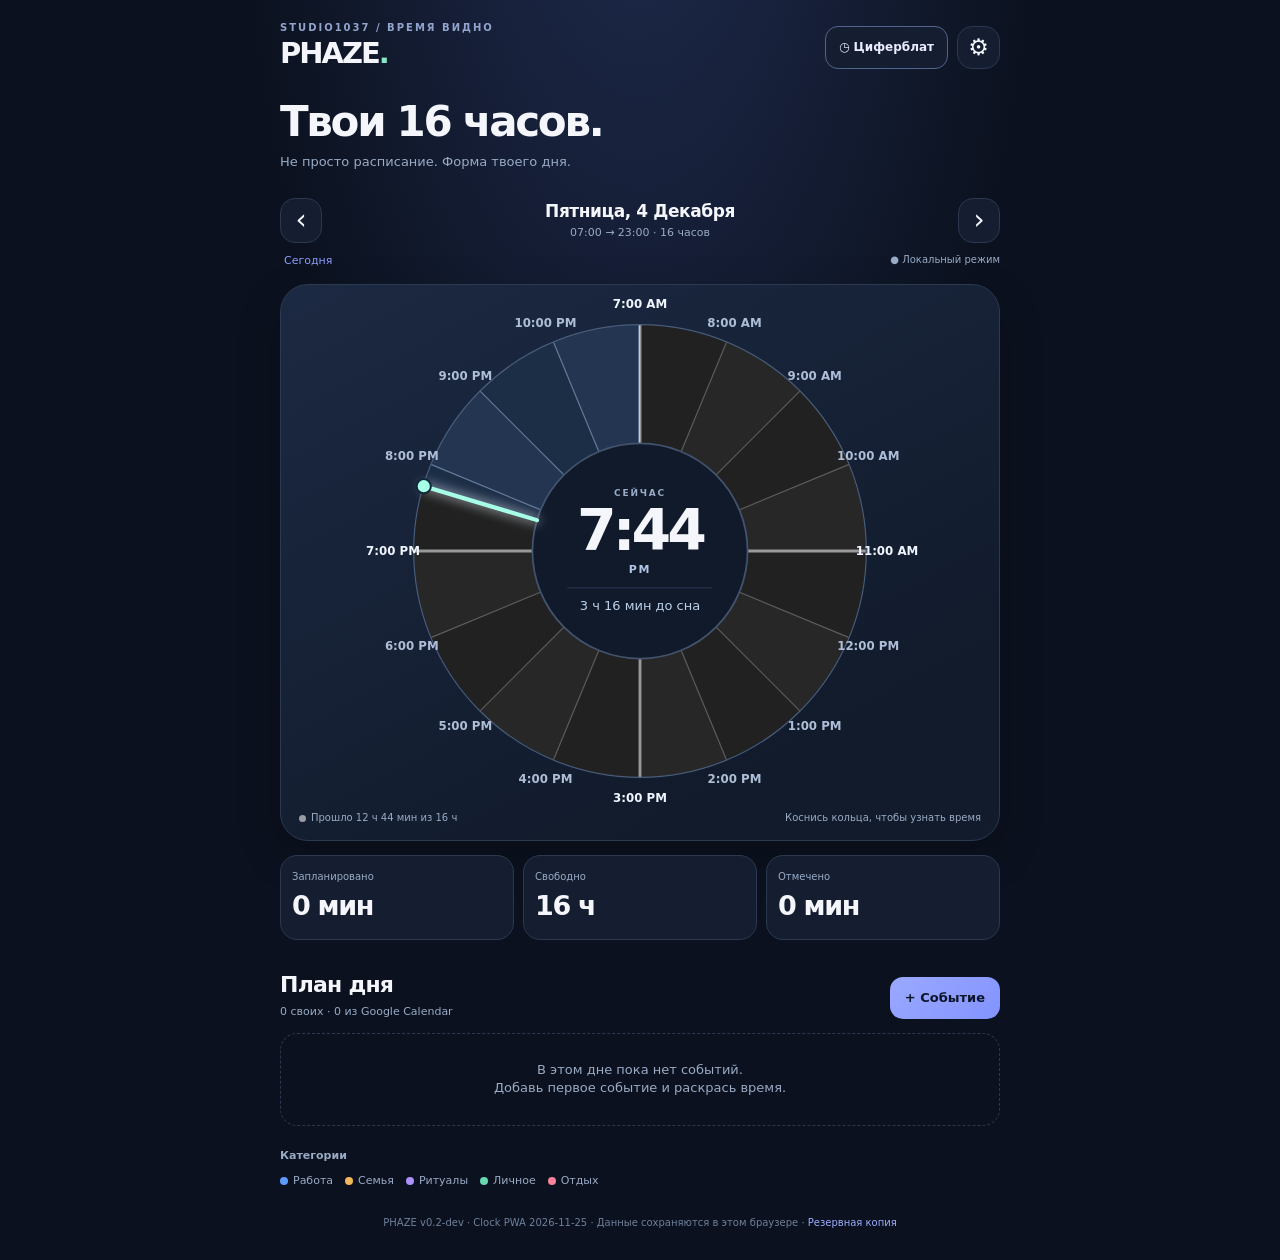
<file: index.html>
<!doctype html>
<html lang="ru">
<head>
  <meta charset="UTF-8">
  <meta name="viewport" content="width=device-width,initial-scale=1,viewport-fit=cover">
  <meta name="theme-color" content="#101827">
  <meta name="apple-mobile-web-app-capable" content="yes">
  <meta name="apple-mobile-web-app-status-bar-style" content="black-translucent">
  <meta name="apple-mobile-web-app-title" content="PHAZE">
  <link rel="manifest" href="manifest.webmanifest">
  <link rel="icon" type="image/svg+xml" href="icon-192.svg">
  <link rel="apple-touch-icon" sizes="180x180" href="apple-touch-icon.png">
  <title>PHAZE — Твои 16 часов</title>
  <link rel="stylesheet" href="style.css">
  <script>
    try {
      if (localStorage.getItem('phaze-view-mode') === 'clock') {
        const root = document.documentElement;
        // Reveal the page even if app.js cannot finish startup.
        setTimeout(() => root.classList.remove('clock-startup'), 400);
        root.classList.add('clock-startup');
      }
    } catch {}
  </script>
</head>
<body>
<div class="app-shell">
<header class="top">
 <div><div class="eyebrow">STUDIO1037 / ВРЕМЯ ВИДНО</div><div class="brand">PHAZE<span class="brand-dot">.</span></div></div>
 <div class="header-actions"><button id="modeClockBtn" class="mode-button" type="button" aria-label="Перейти в режим часов">◷ Циферблат</button><button id="settingsBtn" class="icon-button" aria-label="Настройки" title="Настройки">⚙</button></div>
</header>
<main>
 <section class="intro"><h1>Твои 16 часов.</h1><p>Не просто расписание. Форма твоего дня.</p></section>
 <section class="datebar" aria-label="Выбор дня">
  <button id="prevBtn" class="nav-arrow" aria-label="Предыдущий день">‹</button>
  <button id="dateBtn" class="date-center"><strong id="dateLabel"></strong><small id="dayRange"></small></button>
  <button id="nextBtn" class="nav-arrow" aria-label="Следующий день">›</button>
  <input id="dateInput" type="date" class="hidden-input" aria-label="Выбрать дату">
 </section>
 <div class="today-row"><button id="todayBtn" class="pill-link">Сегодня</button><span id="cloudStatus" class="sync-state">● Локальный режим</span></div>
 <section class="dial-card" aria-label="16-часовой циферблат">
   <div class="clock-toolbar" aria-label="Управление режимом циферблата">
    <div class="clock-toolbar-title"><span class="clock-eyebrow">PHAZE / CLOCK</span><strong>Твои 16 часов</strong></div>
    <div class="clock-actions">
     <button id="clockWakeBtn" class="clock-action" type="button" aria-pressed="false" title="Держать экран включённым">☀ Экран</button>
     <button id="clockFullscreenBtn" class="clock-action" type="button" title="Полный экран">⛶ Экран</button>
     <button id="modePlannerBtn" class="clock-action clock-exit" type="button" aria-label="Вернуться к планировщику">✕ План</button>
    </div>
   </div>
   <div class="dial-wrap"><svg id="dial" viewBox="0 0 440 440" role="img" aria-label="Круг 16 часов, цветные сегменты событий"></svg>
    <div class="dial-center"><div id="centerKicker" class="center-kicker">СЕЙЧАС</div><div id="clockTime" class="clock-time">--:--</div><div id="clockAmPm" class="clock-ampm">--</div><div class="center-line"></div><div id="awakeRemaining" class="remaining">16ч 00м до сна</div></div>
   </div>
   <div class="dial-footer"><span><i class="dot dot-past"></i><span id="elapsedLabel">Пройдено 0 из 16 ч</span></span><span id="dialHint">Коснись кольца, чтобы узнать время</span></div>
   <div class="clock-readout" aria-live="off">
    <span id="clockCycleDate" class="clock-cycle-date">Сегодня</span>
    <strong id="clockMessage" class="clock-message">Твои 16 часов</strong>
    <span id="clockDeadline" class="clock-deadline">Время сна · --:--</span>
    <small id="clockScreenHint" class="clock-screen-hint">На iPhone: Safari → Поделиться → На экран «Домой».</small>
   </div>
 </section>
 <section class="stats" aria-label="Статистика дня"><div><span class="stat-label">Запланировано</span><strong id="plannedStat">0 ч</strong></div><div><span class="stat-label">Свободно</span><strong id="freeStat">16 ч</strong></div><div><span class="stat-label">Отмечено</span><strong id="doneStat">0 ч</strong></div></section>
 <section class="events-header"><div><h2>План дня</h2><p id="eventSubtitle">Раскрась время и увидь свой день</p></div><button id="addBtn" class="primary-button">+ Событие</button></section>
 <div id="eventList" class="event-list"></div>
 <section class="legend"><h3>Категории</h3><div class="legend-items"><span><i style="background:#5d9aff"></i> Работа</span><span><i style="background:#f1b85b"></i> Семья</span><span><i style="background:#ad91fa"></i> Ритуалы</span><span><i style="background:#67d8b0"></i> Личное</span><span><i style="background:#fa829a"></i> Отдых</span></div></section>
</main>
<footer>PHAZE v0.2-dev · Clock PWA 2026-11-25 · Данные сохраняются в этом браузере · <button id="exportFooter">Резервная копия</button></footer>
</div>
<div class="modal-overlay" id="eventModal" hidden><section class="modal" role="dialog" aria-modal="true" aria-labelledby="eventModalTitle"><div class="modal-head"><h2 id="eventModalTitle">Новое событие</h2><button class="modal-close" data-close="eventModal" aria-label="Закрыть">×</button></div>
 <form id="eventForm"><input id="eventId" type="hidden"><label>Название<input id="titleField" required maxlength="80" placeholder="Например: Развезти детей"></label>
 <div class="form-grid"><label>Категория<select id="categoryField"><option value="family">Семья</option><option value="work">Работа</option><option value="ritual">Ритуалы</option><option value="personal">Личное</option><option value="rest">Отдых</option><option value="other">Другое</option></select></label><label>Продолжительность, мин<input id="durationField" type="number" min="1" max="960" step="1" value="60" required></label></div>
 <label>Когда начинается<select id="startMode"><option value="relative">От пробуждения</option><option value="clock">По обычным часам</option></select></label>
 <label id="relativeRow">Через сколько минут после пробуждения?<input id="offsetField" type="number" min="0" max="959" step="1" value="0"></label>
 <label id="clockRow" hidden>Время начала<input id="startField" type="time" value="07:00"></label>
 <label>Повторение<select id="repeatField"><option value="daily">Каждый день</option><option value="weekly">В выбранные дни недели</option><option value="interval">Каждые N дней</option><option value="dates">В конкретные даты</option><option value="none">Один раз</option></select></label>
 <div id="weekRow" class="conditional" hidden><div class="field-caption">Дни недели</div><div class="weekday-checks"><label><input type="checkbox" value="1">Пн</label><label><input type="checkbox" value="2">Вт</label><label><input type="checkbox" value="3">Ср</label><label><input type="checkbox" value="4">Чт</label><label><input type="checkbox" value="5">Пт</label><label><input type="checkbox" value="6">Сб</label><label><input type="checkbox" value="0">Вс</label></div></div>
 <div id="intervalRow" class="form-grid conditional" hidden><label>Каждые N дней<input id="intervalField" type="number" min="2" max="365" value="2"></label><label>Начиная с даты<input id="anchorField" type="date"></label></div>
 <label id="datesRow" class="conditional" hidden>Даты через запятую (ГГГГ-ММ-ДД)<textarea id="datesField" rows="2" placeholder="2026-11-22, 2026-11-25"></textarea></label>
 <label id="singleRow" class="conditional" hidden>Дата события<input id="singleField" type="date"></label>
 <div class="modal-actions"><button type="button" id="deleteEventBtn" class="danger-button" hidden>Удалить</button><button type="submit" class="primary-button">Сохранить событие</button></div></form></section></div>
<div class="modal-overlay" id="settingsModal" hidden><section class="modal" role="dialog" aria-modal="true" aria-labelledby="settingsTitle"><div class="modal-head"><h2 id="settingsTitle">Настройки PHAZE</h2><button class="modal-close" data-close="settingsModal" aria-label="Закрыть">×</button></div>
 <div class="settings-content">
 <form id="wakeForm">
  <div class="form-grid">
   <label>Пробуждение в будни<input id="wakeField" type="time" required></label>
   <label>Пробуждение в выходные<input id="weekendWakeField" type="time" required></label>
  </div>
  <fieldset id="wakeWeekdays"><legend class="field-caption">Дни, которые считаются буднями</legend>
   <div class="weekday-checks">
    <label><input type="checkbox" value="0">Вс</label><label><input type="checkbox" value="1">Пн</label>
    <label><input type="checkbox" value="2">Вт</label><label><input type="checkbox" value="3">Ср</label>
    <label><input type="checkbox" value="4">Чт</label><label><input type="checkbox" value="5">Пт</label>
    <label><input type="checkbox" value="6">Сб</label>
   </div>
  </fieldset>
  <button class="secondary-button" type="submit">Сохранить время пробуждения</button>
 </form>
 <div class="settings-divider"></div><h3>Google Calendar</h3><p class="tip">Чтение событий из твоих календарей без изменения их содержимого. Для авторизации в опубликованной PWA нужен OAuth Client ID собственного Google Cloud проекта.</p>
 <label>Google OAuth Client ID<input id="clientIdField" type="text" spellcheck="false" placeholder="...apps.googleusercontent.com"></label><div class="button-row"><button type="button" id="connectGoogleBtn" class="secondary-button">Подключить Google</button><button type="button" id="syncGoogleBtn" class="secondary-button">Обновить</button></div><p id="googleMessage" class="tip">Не подключено</p>
 <div id="calendarChooser" class="calendar-chooser" hidden><h4>Какие календари показывать</h4><div id="calendarOptions"></div></div>
 <div class="settings-divider"></div><h3>Синхронизация устройств</h3>
 <p id="syncMessage" class="tip" role="status">Облачный сервер пока не настроен. Данные сохраняются на устройстве.</p>
 <div id="syncControls" hidden>
  <label>Email для входа<input id="syncEmail" type="email" autocomplete="email" required></label>
  <label>Код из письма<input id="syncCode" autocomplete="one-time-code" inputmode="numeric" pattern="[0-9]{6,8}" required></label>
  <p class="tip">После входа PHAZE отправит твои события и расписание пробуждения в облако этого аккаунта.</p>
  <div class="button-row">
   <button id="syncSendCode" class="secondary-button">Получить код</button>
   <button id="syncSignIn" class="secondary-button">Войти и синхронизировать</button>
   <button id="syncNow" class="secondary-button">Синхронизировать сейчас</button>
   <button id="syncSignOut" class="secondary-button">Отключить</button>
  </div>
 </div>
 <div id="syncConflict" hidden>
  <button id="syncExportConflict" class="secondary-button">Скачать обе копии JSON</button>
  <button id="syncKeepLocal" class="secondary-button">Оставить изменения устройства</button>
  <button id="syncKeepRemote" class="secondary-button">Оставить облачные изменения</button>
 </div>
 <div class="settings-divider"></div><h3>Данные</h3><p class="tip">Сохраняются локально на этом устройстве. Для переноса между устройствами используй экспорт и импорт.</p><div class="button-row"><button type="button" id="exportBtn" class="secondary-button">Экспорт JSON</button><button type="button" id="importBtn" class="secondary-button">Импорт JSON</button></div><input id="importFile" type="file" accept="application/json,.json" hidden><button id="clearCalendarBtn" class="text-danger" type="button">Очистить кэш Google Calendar</button>
 </div></section></div>
<div id="toast" class="toast" role="status" aria-live="polite"></div>
<script src="https://accounts.google.com/gsi/client" async defer></script>
<script src="sync-config.js" defer></script>
<script src="sync.js" defer></script>
<script src="app.js" defer></script>
</body></html>
</file>
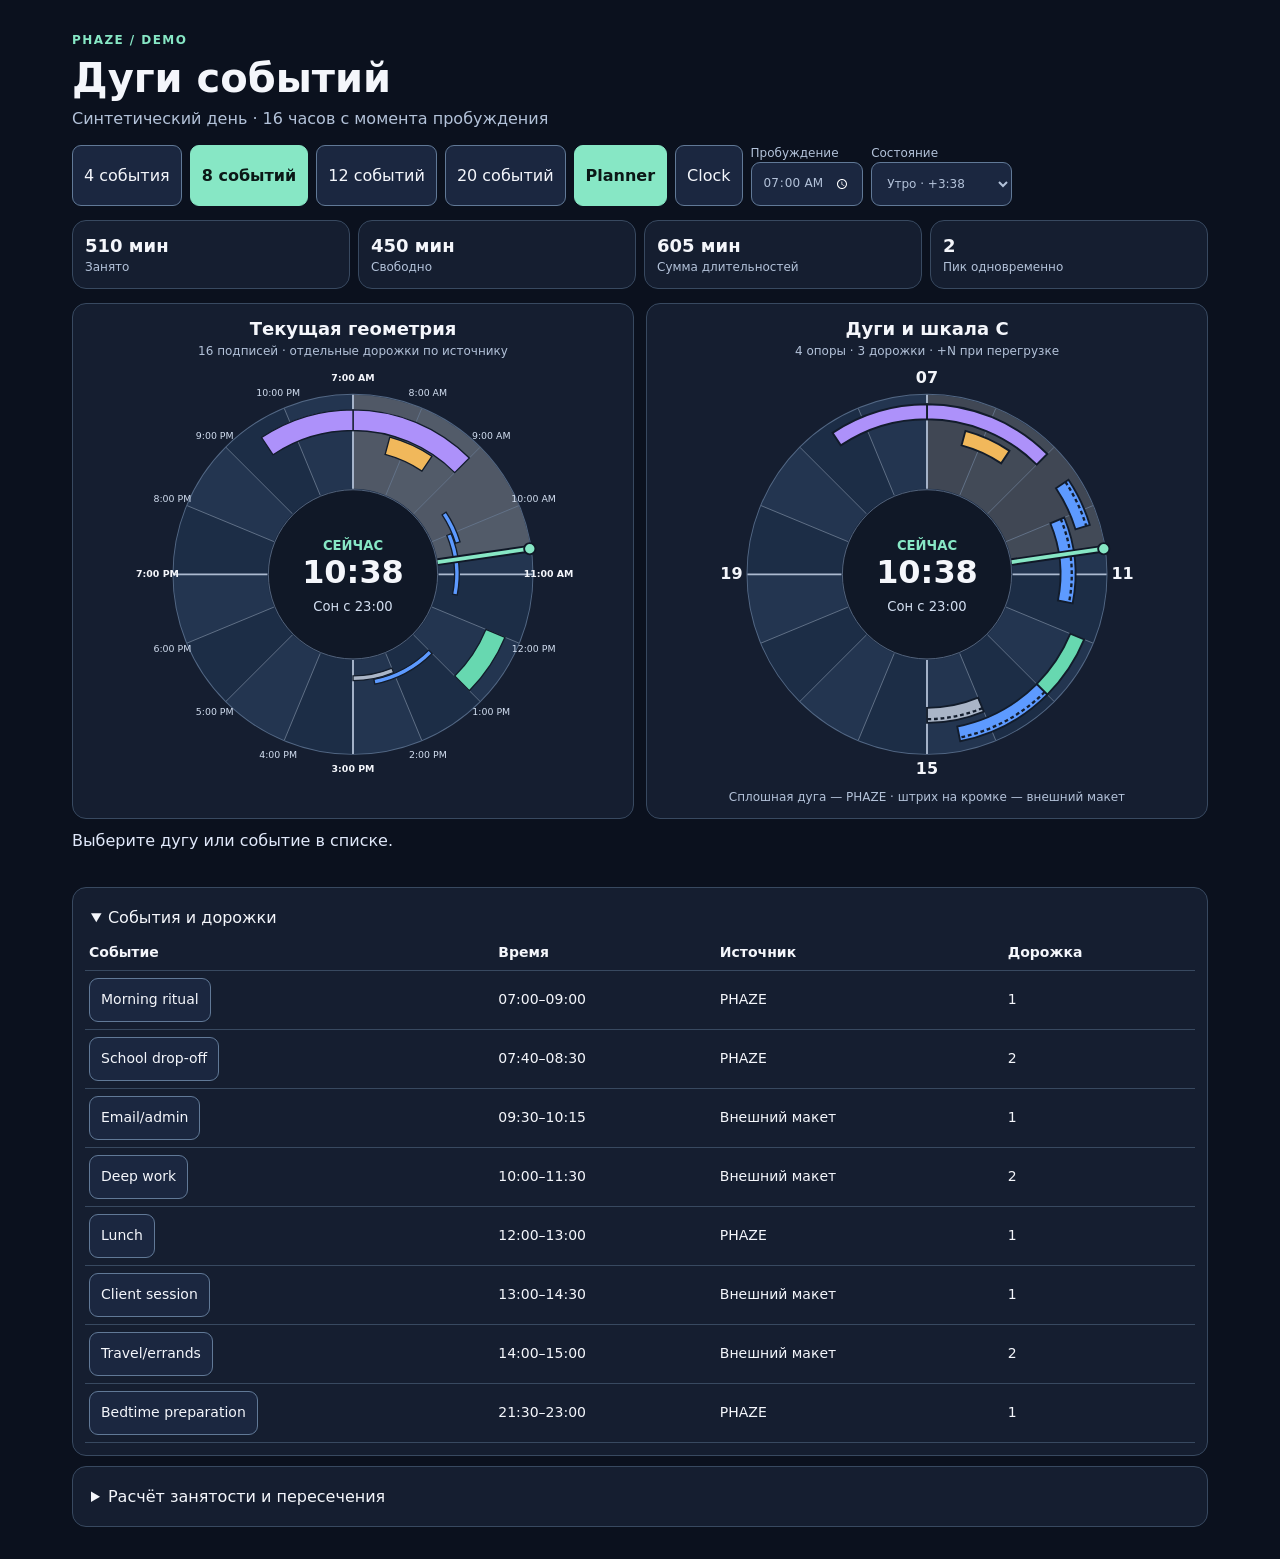
<file: experiments/scale-c-event-lanes/index.html>
<!doctype html>
<html lang="ru"><meta charset="utf-8"><meta name="viewport" content="width=device-width, initial-scale=1">
<title>PHAZE · Дуги событий</title>
<style>
:root{color-scheme:dark;font:16px/1.45 system-ui,sans-serif;background:#0b111e;color:#f4f6fb;--muted:#b3c2d9;--line:#384960;--mint:#87e7c5}
*{box-sizing:border-box}body{margin:0}main{max-width:1200px;margin:auto;padding:clamp(12px,3vw,32px)}
h1,h2,p{margin:0}h1{font-size:clamp(24px,4vw,40px)}h2{font-size:18px}.meta,.hint,caption{color:var(--muted)}.tag{color:var(--mint);font-size:12px;font-weight:800;letter-spacing:.12em}
.controls,.stats{display:flex;flex-wrap:wrap;gap:8px;margin:14px 0}.controls label{display:grid;font-size:12px;color:var(--muted)}
button,input,select{font:inherit;color:inherit;background:#1b2740;border:1px solid #617997;border-radius:9px;min-height:44px;padding:6px 11px}
button{cursor:pointer}button[aria-pressed=true]{background:var(--mint);color:#0b1817;border-color:var(--mint);font-weight:700}
:focus-visible{outline:3px solid #fbd285;outline-offset:2px}svg [tabindex]:focus-visible{outline:none;stroke:#fff;stroke-width:3}
.stat,.card,details{background:#151e30;border:1px solid var(--line);border-radius:14px;padding:12px}.stat{flex:1 1 125px;color:var(--muted);font-size:12px}.stat strong{display:block;color:#f4f6fb;font-size:18px}
.pair{display:grid;grid-template-columns:repeat(2,minmax(0,1fr));gap:12px}.card{text-align:center;min-width:0}.card svg{display:block;width:100%;max-width:440px;margin:auto;overflow:visible}.card p{font-size:12px;color:var(--muted)}
#detail{min-height:3em;margin:10px 0;color:#e1e9fb}details{margin-top:10px}summary{cursor:pointer;padding:6px}table{width:100%;border-collapse:collapse;text-align:left;font-size:14px}th,td{padding:7px 4px;border-bottom:1px solid var(--line);overflow-wrap:anywhere}td button{min-height:44px;text-align:left}
svg text{font-family:system-ui,sans-serif;text-anchor:middle;dominant-baseline:middle;pointer-events:none;fill:#d3dff1}svg .anchor,svg .time{fill:#f4f6fb;font-weight:800}svg .now-text{fill:var(--mint);font-weight:750}svg .late{fill:#ff9fa8}
svg [role=button]{cursor:pointer}svg .dim{opacity:.32}svg .selected{stroke:#fff;stroke-width:2.5}
.clock .planner-only{display:none}.clock .card svg{max-width:500px}
@media(max-width:580px) and (orientation:portrait){.pair{grid-template-columns:1fr}}
@media(max-height:440px) and (orientation:landscape){.card svg{max-width:310px}}
.overflow-list{display:grid;gap:8px;margin-top:8px}.overflow-list button{text-align:left}.overflow-list button[aria-pressed=true]{background:#fbd285;color:#151e30}#overlaps[hidden],.clock #overlaps{display:none}
</style>
<main>
<header><div class="tag">PHAZE / DEMO</div><h1>Дуги событий</h1><p class="meta">Синтетический день · 16 часов с момента пробуждения</p></header>
<div class="controls" aria-label="Настройки демонстрации">
<button type="button" data-density="4">4 события</button><button type="button" data-density="8">8 событий</button><button type="button" data-density="12">12 событий</button><button type="button" data-density="20">20 событий</button>
<button type="button" data-mode="planner">Planner</button><button type="button" data-mode="clock">Clock</button>
<label>Пробуждение<input id="wake" type="time" value="07:00"></label><label>Состояние<select id="phase"><option value="day">Утро · +3:38</option><option value="night">После 16 часов</option></select></label>
</div>
<div class="stats" id="stats" aria-live="polite"><p>Загружаю демонстрацию…</p></div>
<div class="pair">
<section class="card"><h2>Текущая геометрия</h2><p>16 подписей · отдельные дорожки по источнику</p><svg id="current" viewBox="-14 -8 468 456" role="group" aria-label="Текущий циферблат"></svg></section>
<section class="card"><h2>Дуги и шкала C</h2><p>4 опоры · 3 дорожки · +N при перегрузке</p><svg id="hybrid" viewBox="-14 -8 468 456" role="group" aria-label="Циферблат с дугами"></svg><p>Сплошная дуга — PHAZE · штрих на кромке — внешний макет</p></section>
</div>
<details id="overlaps" hidden><summary id="overlap-summary">Пересечения</summary><div id="overlap-list" class="overflow-list"></div></details>
<p id="detail" role="status" aria-live="polite">Выберите дугу или событие в списке.</p>
<details class="planner-only" open><summary>События и дорожки</summary><table><thead><tr><th>Событие</th><th>Время</th><th>Источник</th><th>Дорожка</th></tr></thead><tbody id="events"></tbody></table></details>
<details><summary>Расчёт занятости и пересечения</summary><p id="math"></p></details>
<noscript>Для интерактивного просмотра включите JavaScript.</noscript>
</main>
<script src="demo.js" defer></script>
</html>
</file>
<file: style.css>
:root{--bg:#0b111e;--surface:#151e30;--surface2:#1b2740;--ink:#f4f6fb;--muted:#99abc5;--border:#2b3850;--accent:#8c9bff;--accent2:#87e7c5;--work:#5d9aff;--family:#f1b85b;--ritual:#ad91fa;--personal:#67d8b0;--rest:#fa829a;--other:#aab5c7}*{box-sizing:border-box}html{color-scheme:dark}body{margin:0;background:radial-gradient(ellipse at 50% -20%,#202d51 0%,var(--bg) 45%);color:var(--ink);font-family:ui-sans-serif,system-ui,-apple-system,"Segoe UI",sans-serif;line-height:1.4}button,input,select,textarea{font:inherit}button{cursor:pointer}button:focus-visible,input:focus-visible,textarea:focus-visible,select:focus-visible{outline:2px solid var(--accent);outline-offset:2px}.app-shell{width:min(100%,760px);margin:auto;padding:21px 20px 30px}.top{display:flex;justify-content:space-between;align-items:center}.eyebrow{font-size:10px;letter-spacing:.2em;color:#92a4ce;font-weight:750}.brand{font-size:29px;letter-spacing:-.07em;font-weight:900;margin-top:-2px}.brand-dot{color:var(--accent2)}.icon-button{border:1px solid var(--border);border-radius:15px;width:43px;height:43px;color:var(--ink);background:var(--surface);font-size:23px}.intro{margin-top:27px}.intro h1{font-size:clamp(27px,6vw,42px);line-height:1;letter-spacing:-.055em;margin:0}.intro p{color:var(--muted);font-size:13px;margin:10px 0 0}.datebar{display:flex;align-items:center;justify-content:space-between;gap:5px;margin-top:27px}.nav-arrow{border:1px solid var(--border);background:var(--surface);color:var(--ink);border-radius:15px;width:42px;height:45px;font-size:28px;line-height:1}.date-center{flex:1;min-width:0;display:flex;align-items:center;flex-direction:column;background:none;border:0;color:var(--ink)}.date-center strong{font-size:17px;text-transform:capitalize;letter-spacing:-.025em}.date-center small{font-size:11px;color:var(--muted);margin-top:2px}.hidden-input{position:absolute;opacity:0;width:1px;height:1px;pointer-events:none}.today-row{margin-top:6px;display:flex;justify-content:space-between;align-items:center}.pill-link{font-size:11px;color:var(--accent);border:0;background:transparent;padding:4px}.sync-state{font-size:10px;color:var(--muted)}.dial-card{background:linear-gradient(152deg,#1c2942,#111b2c 78%);border:1px solid #2c3953;border-radius:28px;padding:6px 10px 15px;margin-top:12px;box-shadow:0 16px 45px #0003}.dial-wrap{width:min(100%,520px);margin:auto;aspect-ratio:1;position:relative}.dial-wrap svg{width:100%;height:100%;display:block;overflow:visible}.dial-center{position:absolute;left:50%;top:50%;width:41%;height:41%;transform:translate(-50%,-50%);display:flex;flex-direction:column;align-items:center;justify-content:center;pointer-events:none}.center-kicker{font-size:9px;font-weight:800;letter-spacing:.2em;color:var(--muted)}.clock-time{font-size:clamp(31px,8.7vw,57px);line-height:1.04;letter-spacing:-.07em;font-weight:850;font-variant-numeric:tabular-nums;margin-top:2px}.clock-ampm{font-weight:700;color:#b3c6e6;letter-spacing:.16em;font-size:11px;margin-top:2px}.center-line{height:1px;background:var(--border);width:68%;margin:9px 0}.remaining{font-size:clamp(10px,2.3vw,13px);color:#bcd0ea;text-align:center}.dial-footer{display:flex;justify-content:space-between;gap:8px;align-items:center;padding:0 8px;color:var(--muted);font-size:10px}.dial-footer span{display:flex;align-items:center;gap:5px}.dot{width:7px;height:7px;border-radius:50%;display:inline-block}.dot-past{background:var(--accent2)}.stats{display:grid;grid-template-columns:repeat(3,1fr);gap:9px;margin-top:14px}.stats>div{background:var(--surface);border:1px solid var(--border);border-radius:17px;padding:14px 11px}.stat-label{font-size:10px;color:var(--muted);display:block}.stats strong{font-size:clamp(19px,4.3vw,27px);font-weight:800;letter-spacing:-.05em;margin-top:3px;display:block;font-variant-numeric:tabular-nums}.events-header{display:flex;align-items:end;justify-content:space-between;gap:15px;margin:30px 0 14px}.events-header h2{margin:0;font-size:22px;letter-spacing:-.035em}.events-header p{margin:3px 0 0;font-size:11px;color:var(--muted)}.primary-button{background:linear-gradient(135deg,#9ba9ff,#8293ff);color:#0c152a;border:0;border-radius:13px;padding:12px 15px;font-weight:850;font-size:13px;white-space:nowrap}.primary-button:hover{filter:brightness(1.06)}.event-list{display:grid;gap:8px}.event-item{display:flex;gap:12px;align-items:center;min-height:72px;background:var(--surface);border:1px solid var(--border);border-radius:16px;padding:11px 12px}.event-color{width:5px;align-self:stretch;border-radius:8px;flex:0 0 auto}.event-text{min-width:0;flex:1}.event-title{font-size:13px;font-weight:800;overflow-wrap:anywhere}.event-meta{font-size:11px;color:var(--muted);margin-top:3px;overflow-wrap:anywhere}.event-actions{display:flex;align-items:center;gap:7px}.event-check,.event-edit{height:32px;width:32px;border:1px solid var(--border);background:var(--surface2);color:var(--muted);border-radius:9px;font-size:17px}.event-check.checked{background:#295847;border-color:#489b79;color:#a6f7d9}.event-edit{font-size:15px}.event-item.completed .event-title{text-decoration:line-through;opacity:.63}.empty-events{color:var(--muted);font-size:13px;text-align:center;padding:27px 20px;border:1px dashed var(--border);border-radius:17px}.legend{margin:22px 0}.legend h3{color:var(--muted);font-weight:700;font-size:11px;margin:0 0 10px}.legend-items{display:flex;gap:12px;flex-wrap:wrap;font-size:11px;color:var(--muted)}.legend-items span{display:inline-flex;gap:5px;align-items:center}.legend-items i{width:8px;height:8px;border-radius:50%;display:inline-block}footer{text-align:center;font-size:10px;color:#6f809b;margin-top:28px}footer button{font-size:10px;border:0;background:none;color:#9daeff;padding:0}.modal-overlay{position:fixed;inset:0;z-index:20;background:#040914c9;display:flex;align-items:center;justify-content:center;padding:15px;backdrop-filter:blur(6px)}.modal-overlay[hidden],.conditional[hidden],#clockRow[hidden],#relativeRow[hidden],#calendarChooser[hidden],#deleteEventBtn[hidden]{display:none!important}.modal{width:min(100%,500px);max-height:min(94dvh,900px);overflow-y:auto;background:#172239;border:1px solid #35435e;border-radius:23px;padding:22px;box-shadow:0 25px 80px #0008}.modal-head{display:flex;align-items:center;justify-content:space-between;gap:8px;margin-bottom:18px}.modal-head h2{font-size:21px;margin:0;letter-spacing:-.04em}.modal-close{height:35px;width:35px;border:1px solid var(--border);border-radius:10px;color:var(--ink);background:var(--surface2);font-size:24px}.modal form,.settings-content{display:grid;gap:14px}.modal label{font-weight:600;display:grid;gap:6px;color:#cdd7e9;font-size:12px}.modal input:not([type="checkbox"]):not([type="file"]):not([type="hidden"]),.modal select,.modal textarea{width:100%;background:#0d1627;color:var(--ink);border:1px solid #394760;border-radius:10px;padding:11px;font-size:14px;min-width:0}.modal textarea{resize:vertical}.form-grid{display:grid;grid-template-columns:1fr 1fr;gap:10px}.field-caption{font-size:12px;color:#cdd7e9;font-weight:650;margin-bottom:8px}.weekday-checks{display:flex;flex-wrap:wrap;gap:5px}.weekday-checks label{display:flex;align-items:center;gap:4px;background:#1e2c48;border-radius:8px;padding:8px 6px;font-size:10px}.weekday-checks input{accent-color:var(--accent)}.modal-actions{display:flex;align-items:center;justify-content:flex-end;gap:8px;margin-top:8px}.danger-button,.secondary-button{padding:11px 12px;border:1px solid var(--border);color:var(--ink);background:var(--surface2);border-radius:12px;font-size:12px;font-weight:650}.danger-button{color:#ff97a4;border-color:#895065;margin-right:auto}.settings-content h3{margin:0;font-size:17px}.settings-content h4{font-size:12px;color:var(--muted);margin:2px 0 8px}.tip{font-size:11px;color:var(--muted);margin:0;line-height:1.5}.settings-divider{height:1px;background:var(--border);margin:6px 0}.button-row{display:flex;gap:8px;flex-wrap:wrap}.calendar-chooser label{display:flex;align-items:center;gap:8px;padding:6px 0;font-size:12px;color:var(--ink)}.calendar-chooser input{accent-color:var(--accent)}.text-danger{background:none;border:0;color:#ff96a8;text-align:left;padding:8px 0;font-size:11px}.toast{position:fixed;z-index:35;bottom:calc(22px + env(safe-area-inset-bottom));left:50%;transform:translate(-50%,15px);background:#3c506c;border:1px solid #627796;color:white;padding:12px 16px;border-radius:13px;max-width:90vw;min-width:min(300px,90vw);font-size:12px;box-shadow:0 8px 30px #0006;opacity:0;pointer-events:none;transition:opacity .2s,transform .2s;text-align:center}.toast.visible{opacity:1;transform:translate(-50%,0)}svg .event-sector{cursor:pointer;stroke:#1d2940;stroke-width:1.2;transition:opacity .1s}svg .event-sector:hover{opacity:.8}svg .ring-label{font-size:15px;fill:#d9e4f5;font-weight:800;text-anchor:middle;dominant-baseline:central}svg .minor-label{font-size:10px;fill:#788ba9;font-weight:700;text-anchor:middle;dominant-baseline:central}svg .tick{stroke:#49607e;stroke-width:1.2}svg .tick.major{stroke:#9db1d3;stroke-width:2.2}svg .event-sector.done{opacity:.47}svg .current-hand{stroke:#ecf6ff;stroke-width:2.4;stroke-linecap:round;filter:drop-shadow(0 0 5px #ecf6ff)}svg .current-dot{fill:#e9f6ff}svg .day-progress{stroke:#81dcb7}svg .calendar-sector{stroke:#111d2e;stroke-width:.8;cursor:pointer}@media(max-width:390px){.app-shell{padding:17px 11px}.dial-card{border-radius:22px;padding:5px 3px 14px}.stats{gap:5px}.stats>div{padding:10px 8px}.dial-footer{font-size:9px}.clock-time{font-size:33px}.intro{margin-top:20px}.event-item{padding:10px 9px;gap:9px}.event-actions{gap:3px}.modal{padding:16px}}

/* The clock, the selected time and completion use independent layers. */
#dial { touch-action: none; user-select: none; -webkit-user-select: none; }
#dial .hour-label {
  fill: #aebed7;
  font-size: 10px;
  font-weight: 650;
  font-variant-numeric: tabular-nums;
  text-anchor: middle;
  dominant-baseline: central;
  pointer-events: none;
}
#dial .hour-label.major { fill: #eff5ff; font-weight: 800; }
#dial .tick { stroke: #647b9b; stroke-width: 1; pointer-events: none; }
#dial .tick.major { stroke: #bbcbe1; stroke-width: 2.4; }
#dial #elapsedOverlay { filter: grayscale(1) brightness(.76); pointer-events: none; }
#dial #hourHighlight { fill: #91adfa30; stroke: #a4b9ee; stroke-width: 1.25; pointer-events: none; }
#dial .clock-disc { fill: #101a2a; stroke: #42536e; stroke-width: 1.5; }
#dial .selection-hand { stroke: #c8d8ff; stroke-width: 1.8; stroke-dasharray: 4 3; pointer-events: none; }
#dial #currentIndicator { pointer-events: none; }
#dial .current-hand { stroke: #a8ffe7; stroke-width: 3.5; }
#dial .current-dot { fill: #a8ffe7; stroke: #10283a; stroke-width: 1.7; }
#dial .event-sector, #dial .calendar-sector { cursor: crosshair; }
.dial-footer .dot-past { background: #9a9da5; }
#dialHint { text-align: right; }

/* PHAZE Clock Mode v0.2: immersive 16-hour dial, portrait and landscape. */
.header-actions{display:flex;align-items:center;gap:9px}
.mode-button{background:var(--surface);border:1px solid #52638e;border-radius:13px;color:#e9edff;font-size:12px;font-weight:750;padding:12px 13px;white-space:nowrap}
.mode-button:hover,.clock-action:hover{border-color:#a7b8ef}
.clock-toolbar,.clock-readout{display:none}
body.clock-mode{overflow:hidden;background:#090e19}
body.clock-mode .app-shell{width:100%;max-width:none;min-height:100dvh;height:100dvh;padding:max(8px,env(safe-area-inset-top)) max(9px,env(safe-area-inset-right)) max(8px,env(safe-area-inset-bottom)) max(9px,env(safe-area-inset-left));display:flex;flex-direction:column}
body.clock-mode .top,
body.clock-mode .intro,
body.clock-mode .datebar,
body.clock-mode .today-row,
body.clock-mode .stats,
body.clock-mode .events-header,
body.clock-mode #eventList,
body.clock-mode .legend,
body.clock-mode footer{display:none!important}
body.clock-mode main{min-height:0;flex:1;display:flex}
body.clock-mode .dial-card{min-height:0;flex:1;min-width:0;margin:0;padding:12px;display:flex;flex-direction:column;gap:3px;align-items:center;justify-content:space-between;border-radius:18px;overflow:hidden}
body.clock-mode .clock-toolbar{display:flex;width:100%;align-items:center;justify-content:space-between;gap:12px}
.clock-toolbar-title{display:flex;flex-direction:column;gap:2px;line-height:1.1}
.clock-toolbar-title strong{font-size:15px;font-weight:750;letter-spacing:-.02em}
.clock-eyebrow{font-size:9px;letter-spacing:.15em;font-weight:850;color:var(--accent2)}
.clock-actions{display:flex;flex-wrap:wrap;justify-content:flex-end;gap:6px}
.clock-action{border:1px solid #50617c;background:#20314c;color:#eaf0ff;border-radius:12px;padding:9px 10px;font-size:12px;font-weight:720;white-space:nowrap}
.clock-action[aria-pressed="true"]{background:#285144;border-color:#75d5b2;color:#b5ffe2}
.clock-exit{background:#35415a;border-color:#76829a}
body.clock-mode .dial-wrap{width:min(100%,75dvh,680px);max-width:100%;max-height:100%;flex:0 1 auto;aspect-ratio:1;container-type:inline-size}
body.clock-mode .dial-center .clock-time{font-size:clamp(24px,10cqw,60px)}
body.clock-mode .dial-center .remaining{font-size:clamp(9px,2.6cqw,16px)}
body.clock-mode .dial-center .center-kicker{font-size:clamp(8px,2.1cqw,11px)}
body.clock-mode .dial-footer{width:100%;max-width:680px}
body.clock-mode #dialHint{display:none}
body.clock-mode #dial{pointer-events:none}
body.clock-mode .clock-readout{display:flex;flex-direction:column;gap:5px;align-items:center;justify-content:center;text-align:center;padding:4px 2px 8px}
.clock-cycle-date{font-size:12px;color:#aabbd1;text-transform:capitalize}
.clock-message{font-weight:840;font-size:clamp(17px,3.4vw,31px);letter-spacing:-.035em;line-height:1.12}
.clock-deadline{font-size:13px;color:#c0d1ea}
.clock-screen-hint{font-size:10px;color:#788da9;max-width:390px;line-height:1.25}
#sleepOvertimeOverlay{opacity:0;transition:opacity 400ms;pointer-events:none}
body.clock-overdue #sleepOvertimeOverlay{opacity:.48}
body.clock-overdue .dial-card{border-color:#b65160;box-shadow:inset 0 0 46px #a1242635}
body.clock-overdue .dial-center .center-kicker,
body.clock-overdue .dial-center .remaining,
body.clock-overdue .clock-message{color:#ff9fa8}
body.clock-overdue #dial .current-hand,
body.clock-overdue #dial .current-dot{stroke:#f46b73;fill:#f46b73}
body.clock-mode #elapsedOverlay{display:none}
@media (orientation:landscape) and (max-height:700px){
 body.clock-mode .dial-card{
  display:grid;grid-template-columns:minmax(0,1fr) clamp(150px,24vw,208px);
  grid-template-rows:auto minmax(0,1fr) auto;
  grid-template-areas:"dial toolbar" "dial readout" "dial footer";
  gap:4px 10px;padding:4px 10px;
 }
 body.clock-mode .clock-toolbar{grid-area:toolbar;justify-content:flex-end}
 body.clock-mode .clock-toolbar-title{display:none}
 body.clock-mode .clock-actions{gap:4px}
 body.clock-mode .clock-action{padding:7px 8px;font-size:11px}
 body.clock-mode .dial-wrap{
  grid-area:dial;width:min(100%,calc(100dvh - max(8px,env(safe-area-inset-top)) - max(8px,env(safe-area-inset-bottom)) - 10px),680px);
  height:auto;justify-self:center;align-self:center;
 }
 body.clock-mode .dial-footer{grid-area:footer;align-self:end;justify-content:flex-end}
 body.clock-mode .clock-readout{grid-area:readout;padding:0;gap:4px;align-items:flex-end;text-align:right}
 body.clock-mode .clock-message{font-size:clamp(14px,2vw,19px);font-weight:650}
 body.clock-mode .clock-cycle-date,body.clock-mode .clock-deadline{font-size:11px}
 body.clock-mode .clock-screen-hint{display:none}
}
@media(max-width:390px) and (orientation:portrait){
 body.clock-mode .dial-card{padding:8px 5px}
 body.clock-mode .clock-toolbar-title strong{font-size:12px}
 body.clock-mode .clock-action{padding:8px 7px;font-size:10px}
 body.clock-mode .clock-screen-hint{font-size:9px}
}
@media(max-height:540px) and (orientation:portrait){
 body.clock-mode .dial-wrap{width:min(100%,53dvh)}
 body.clock-mode .clock-readout{gap:2px}
 body.clock-mode .clock-screen-hint{display:none}
}

html.clock-startup body{visibility:hidden}
html.standalone #clockScreenHint{display:none}
body.clock-mode .clock-action{min-height:32px}
</file>
